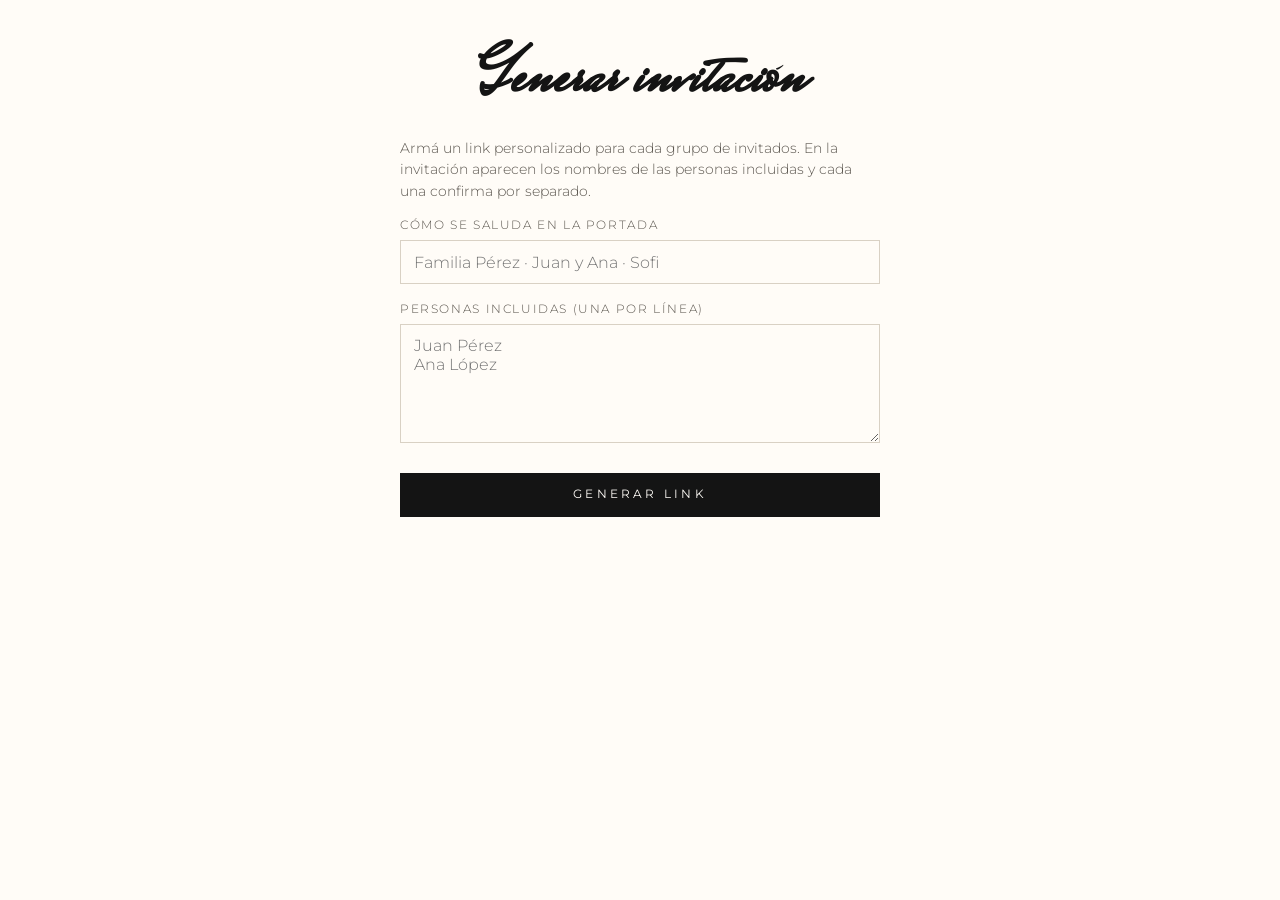
<file: generar.html>
<!DOCTYPE html>
<html lang="es">
<head>
  <meta charset="UTF-8">
  <meta name="viewport" content="width=device-width, initial-scale=1">
  <meta name="robots" content="noindex">
  <title>Generar invitaciones</title>
  <link rel="preconnect" href="https://fonts.googleapis.com">
  <link rel="preconnect" href="https://fonts.gstatic.com" crossorigin>
  <link href="https://fonts.googleapis.com/css2?family=Montserrat:wght@300;400&family=Mrs+Saint+Delafield&display=swap" rel="stylesheet">
  <link rel="stylesheet" href="styles.css?v=20261018">
  <style>
    .gen { max-width: 32rem; margin: 0 auto; padding: 48px 16px 96px; text-align: left; }
    .gen h1 { text-align: center; }
    .gen .btn { display: block; width: 100%; text-align: center; }
    .gen textarea { font-family: var(--sans); }
    .resultado { margin-top: 2rem; border: 1px solid var(--linea); background: #fff; padding: 1.2rem; }
    .resultado code { display: block; word-break: break-all; font-size: .8rem; background: var(--fondo); padding: .6rem; margin: .4rem 0; }
    .ayuda { font-size: .85rem; color: var(--suave); }
  </style>
</head>
<body>
  <main class="gen">
    <h1 class="script-titulo">Generar invitación</h1>
    <p class="ayuda">Armá un link personalizado para cada grupo de invitados. En la invitación aparecen los nombres de las personas incluidas y cada una confirma por separado.</p>

    <div class="campo">
      <label for="grupo">Cómo se saluda en la portada</label>
      <input id="grupo" type="text" placeholder="Familia Pérez · Juan y Ana · Sofi">
    </div>
    <div class="campo">
      <label for="personas">Personas incluidas (una por línea)</label>
      <textarea id="personas" rows="5" placeholder="Juan Pérez&#10;Ana López"></textarea>
    </div>
    <button id="generar" class="btn" type="button">Generar link</button>

    <div id="resultado" class="resultado" hidden>
      <label>Link de la invitación</label>
      <code id="link"></code>
      <label for="mensaje-wa">Mensaje para WhatsApp</label>
      <textarea id="mensaje-wa" rows="5"></textarea>
      <button id="copiar" class="btn btn--linea" type="button">Copiar mensaje</button>
      <a id="whatsapp" class="btn" target="_blank" rel="noopener">Enviar por WhatsApp</a>
      <a id="probar" class="btn btn--linea" target="_blank" rel="noopener">Ver invitación</a>
    </div>
  </main>

  <div id="toast" class="toast" role="status"></div>

  <script src="generar.js?v=20261018" data-destino=""></script>
</body>
</html>
</file>
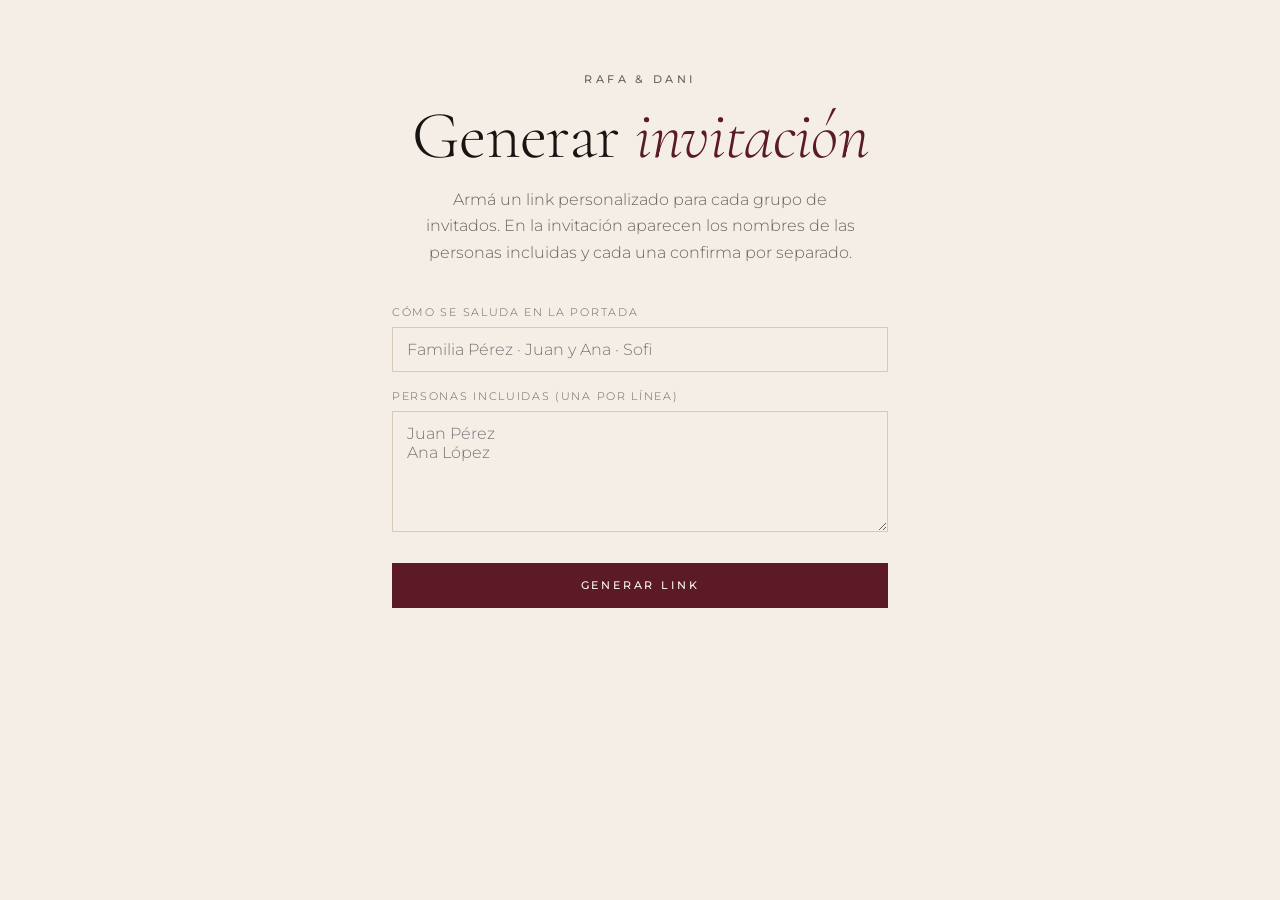
<file: v2/generar.html>
<!DOCTYPE html>
<html lang="es">
<head>
  <meta charset="UTF-8">
  <meta name="viewport" content="width=device-width, initial-scale=1">
  <meta name="robots" content="noindex">
  <!-- Genera links para la invitación v2. Comparte estilos con v2/ y la lógica con generar.js. -->
  <base href="../">
  <title>Generar invitaciones · v2</title>
  <meta name="theme-color" content="#F4EEE6">
  <link rel="icon" href="assets/flor.png">
  <link rel="preconnect" href="https://fonts.googleapis.com">
  <link rel="preconnect" href="https://fonts.gstatic.com" crossorigin>
  <link href="https://fonts.googleapis.com/css2?family=Cormorant+Garamond:ital,wght@0,300;0,400;0,500;1,300;1,400&family=Montserrat:ital,wght@0,300;0,400;0,500;1,300&display=swap" rel="stylesheet">
  <link rel="stylesheet" href="v2/styles.css?v=20261018">
  <style>
    .gen { max-width: 34rem; margin: 0 auto; padding: 72px 24px 110px; text-align: left; }
    .gen .ojo, .gen h1, .gen .ayuda { text-align: center; }
    .gen .ayuda { max-width: 28rem; margin: 0 auto 2.4rem; }
    .gen .btn { display: block; width: 100%; text-align: center; }
    .gen textarea { font-family: var(--sans); resize: vertical; }
    .resultado { margin-top: 2.4rem; padding: 1.6rem 1.3rem 1.7rem; background: var(--crema); border: 1px solid var(--linea); position: relative; }
    .resultado::before { content: ""; position: absolute; top: 0; left: 50%; width: 40px; height: 2px; transform: translateX(-50%); background: var(--vino); }
    .resultado code { display: block; word-break: break-all; font: 400 .78rem/1.5 var(--sans); background: var(--papel); border: 1px solid var(--linea); padding: .7rem .8rem; margin: .1rem 0 1.2rem; }
  </style>
</head>
<body>
  <main class="gen">
    <p class="ojo">Rafa &amp; Dani</p>
    <h1 class="titulo">Generar <em>invitación</em></h1>
    <p class="ayuda texto-suave">Armá un link personalizado para cada grupo de invitados. En la invitación aparecen los nombres de las personas incluidas y cada una confirma por separado.</p>

    <div class="campo">
      <label for="grupo">Cómo se saluda en la portada</label>
      <input id="grupo" type="text" placeholder="Familia Pérez · Juan y Ana · Sofi">
    </div>
    <div class="campo">
      <label for="personas">Personas incluidas (una por línea)</label>
      <textarea id="personas" rows="5" placeholder="Juan Pérez&#10;Ana López"></textarea>
    </div>
    <button id="generar" class="btn" type="button">Generar link</button>

    <div id="resultado" class="resultado" hidden>
      <label>Link de la invitación</label>
      <code id="link"></code>
      <label for="mensaje-wa">Mensaje para WhatsApp</label>
      <textarea id="mensaje-wa" rows="7"></textarea>
      <button id="copiar" class="btn btn--linea" type="button">Copiar mensaje</button>
      <a id="whatsapp" class="btn" target="_blank" rel="noopener">Enviar por WhatsApp</a>
      <a id="probar" class="btn btn--linea" target="_blank" rel="noopener">Ver invitación</a>
    </div>
  </main>

  <div id="toast" class="toast" role="status"></div>

  <script src="generar.js?v=20261018" data-destino="v2/"></script>
</body>
</html>
</file>
<file: styles.css>
:root {
  --fondo: #FFFCF7;
  --fondo-2: #F7F1E8;
  --tinta: #141414;
  --suave: #5c5750;
  --linea: #d9d1c4;
  --sans: "Montserrat", "Helvetica Neue", Arial, sans-serif;
  --script: "Mrs Saint Delafield", "Brush Script MT", cursive;
}

* { box-sizing: border-box; }
html { scroll-behavior: smooth; }
body {
  margin: 0;
  background: var(--fondo);
  color: var(--tinta);
  font-family: var(--sans);
  font-weight: 300;
  line-height: 1.6;
  -webkit-font-smoothing: antialiased;
  text-align: center;
}
body.cerrado { overflow: hidden; }
[hidden] { display: none !important; }
img { max-width: 100%; display: block; }

/* ---------- Tipografía ---------- */
.caps {
  text-transform: uppercase;
  letter-spacing: .28em;
  font-size: .95rem;
  margin: .4rem 0;
}
.caps--sm { font-size: .72rem; letter-spacing: .26em; color: var(--suave); }
.caps--it { font-style: italic; font-size: .72rem; color: var(--suave); }
.caps--titulo { font-size: 1.05rem; font-weight: 400; letter-spacing: .38em; margin: 1rem 0 .6rem; }
.script-titulo { font-family: var(--script); font-size: clamp(3rem, 12vw, 4.2rem); line-height: 1; margin: 0 0 1.4rem; }
.script-grande { font-family: var(--script); font-size: clamp(2.6rem, 10vw, 3.6rem); line-height: 1.1; margin: .2rem 0; }
.texto { max-width: 34rem; margin: .6rem auto 1.4rem; }
.texto-suave { color: var(--suave); margin: .2rem 0; }

/* ---------- Botones ---------- */
.btn {
  display: inline-block;
  margin-top: 1.4rem;
  padding: .95rem 2rem;
  border: 1px solid var(--tinta);
  background: var(--tinta);
  color: var(--fondo);
  font: 400 .72rem/1 var(--sans);
  letter-spacing: .28em;
  text-transform: uppercase;
  text-decoration: none;
  cursor: pointer;
  transition: background .25s, color .25s;
}
.btn:hover { background: transparent; color: var(--tinta); }
.btn--linea { background: transparent; color: var(--tinta); }
.btn--linea:hover { background: var(--tinta); color: var(--fondo); }
.btn:disabled { opacity: .5; cursor: wait; }

/* ---------- Sobre de portada ---------- */
.sobre {
  position: fixed; inset: 0; z-index: 50;
  display: grid; place-items: center;
  padding: 24px;
  background: var(--fondo);
  transition: opacity .9s ease, visibility .9s;
}
.sobre::before {
  content: ""; position: absolute; inset: 16px;
  border: 1px solid var(--linea); pointer-events: none;
}
.sobre__contenido { position: relative; max-width: 28rem; }
.sobre__para {
  font-family: var(--script);
  font-size: clamp(2.4rem, 10vw, 3.4rem);
  line-height: 1.15;
  margin: .6rem 0 .8rem;
}
body:not(.cerrado) .sobre { opacity: 0; visibility: hidden; }

/* ---------- Flor ---------- */
.flor { width: 96px; margin: 0 auto 1.6rem; }
.flor--sm { width: 64px; margin-bottom: 1.2rem; }
.hero .flor { animation: aparecer 1.6s ease both; }

/* ---------- Hero ---------- */
.hero {
  min-height: 100svh;
  display: flex; flex-direction: column; align-items: center; justify-content: center;
  padding: 48px 16px 72px;
  position: relative;
}
.hero--foto {
  background-size: cover;
  background-repeat: no-repeat;
  color: #fff;
}
.hero--foto::before {
  content: "";
  position: absolute;
  inset: 0;
  background: linear-gradient(180deg, rgba(20, 16, 14, .32) 0%, rgba(20, 16, 14, .1) 38%, rgba(20, 16, 14, .58) 100%);
}
.hero--foto .flor { display: none; }
.hero--foto .titulo__caps,
.hero--foto .titulo__script,
.hero--foto .nombres,
.hero--foto .fecha,
.hero--foto .caps--it { color: #fff; }
.hero--foto .linea { border-color: rgba(255, 255, 255, .85); }
.hero--foto .scroll { color: rgba(255, 255, 255, .85); }

.hero__cambiar-foto {
  position: absolute; top: 16px; right: 16px; z-index: 2;
  display: inline-flex; align-items: center; gap: .4rem;
  padding: .55rem .9rem;
  border: 1px solid rgba(255, 255, 255, .7);
  border-radius: 999px;
  background: rgba(20, 16, 14, .3);
  color: #fff;
  font: 400 .66rem/1 var(--sans);
  letter-spacing: .14em;
  text-transform: uppercase;
  cursor: pointer;
}
.hero__cambiar-foto:hover, .hero__cambiar-foto:focus-visible { background: rgba(20, 16, 14, .55); }
.titulo { margin: 0; font-weight: 400; line-height: 1; }
.titulo__caps {
  display: block;
  font-size: clamp(2.6rem, 13vw, 6rem);
  letter-spacing: .22em;
  margin-right: -.22em; /* compensa el espaciado de la última letra */
  text-transform: uppercase;
  font-weight: 400;
}
.titulo__caps + .titulo__caps { margin-top: .12em; }
.titulo__script {
  display: block;
  font-family: var(--script);
  font-size: clamp(3.4rem, 16vw, 5.6rem);
  line-height: .9;
  margin: -.05em 0 .1em;
}
.nombres {
  font-family: var(--script);
  font-size: clamp(3.4rem, 15vw, 5.4rem);
  line-height: 1.1;
  margin: 1.4rem 0 .4rem;
}
.linea { width: min(260px, 60vw); border: 0; border-top: 1.5px solid var(--tinta); margin: .4rem auto 1.2rem; }
.fecha { font-size: .95rem; }
.hero > * { animation: subir 1.2s ease both; }
.hero > :nth-child(2) { animation-delay: .2s; }
.hero > :nth-child(3) { animation-delay: .5s; }
.hero > :nth-child(n+4) { animation-delay: .8s; }
.scroll {
  position: absolute; bottom: 20px; left: 50%; transform: translateX(-50%);
  color: var(--suave);
  animation: rebote 2.4s ease-in-out infinite !important;
}

/* ---------- Secciones ---------- */
.seccion {
  padding: 72px 16px;
  max-width: 44rem;
  margin: 0 auto;
  border-top: 1px solid var(--linea);
}
.hero + .seccion, .hero + .seccion[hidden] + .seccion { border-top: 0; }
.icono { width: 52px; height: 52px; margin: 0 auto; color: var(--tinta); }

/* Invitados */
.para__lista { list-style: none; padding: 0; margin: .8rem 0 1rem; }
.para__lista li { font-family: var(--script); font-size: clamp(2.2rem, 9vw, 3rem); line-height: 1.25; }

/* Cuenta regresiva */
.cuenta { display: flex; justify-content: center; gap: clamp(.8rem, 5vw, 2.4rem); }
.cuenta div { min-width: 3.6rem; }
.cuenta span { display: block; font-size: clamp(2rem, 9vw, 2.8rem); font-weight: 300; line-height: 1.1; font-variant-numeric: tabular-nums; }
.cuenta small { font-size: .65rem; letter-spacing: .24em; text-transform: uppercase; color: var(--suave); }

/* Eventos */
.eventos { display: grid; gap: 56px; }
.separador { width: 1px; height: 56px; background: var(--linea); margin: 0 auto; }
.evento__hora { font-size: 1.6rem; font-weight: 300; letter-spacing: .08em; margin: 0 0 .4rem; }
.evento__lugar { font-weight: 400; margin: 0; }
.camino { margin: 1.6rem auto 0; padding: 1rem 1.2rem; background: var(--fondo-2); max-width: 22rem; }
.camino__pasos {
  list-style: none; padding: 0; margin: .4rem 0 0;
  display: flex; flex-wrap: wrap; justify-content: center; align-items: center; gap: .3rem .5rem;
}
.camino__pasos li { font-weight: 400; }
.camino__pasos li + li::before { content: "→"; margin-right: .5rem; color: var(--suave); font-weight: 300; }
@media (min-width: 760px) {
  .eventos { grid-template-columns: 1fr auto 1fr; align-items: start; gap: 40px; max-width: 60rem; }
  .separador { height: 100%; min-height: 200px; }
}

/* Galería */
.seccion--ancha { max-width: 44rem; }
.galeria { display: grid; grid-template-columns: 1fr; gap: 10px; }
.foto-btn {
  display: block; width: 100%; padding: 0; margin: 0;
  border: 0; background: none; cursor: zoom-in; overflow: hidden;
}
.foto-btn img { width: 100%; aspect-ratio: 4/5; object-fit: cover; display: block; transition: transform .4s ease, filter .4s ease; }
.foto-btn:hover img, .foto-btn:focus-visible img { transform: scale(1.04); filter: brightness(.94); }
.foto-btn:focus-visible { outline: 2px solid var(--tinta); outline-offset: 3px; }

/* Celular: carrusel deslizable (se ve un pedacito de la foto siguiente) */
.galeria__puntos { display: none; }
@media (max-width: 559px) {
  .galeria {
    display: flex; gap: 10px;
    position: relative;
    overflow-x: auto;
    scroll-snap-type: x mandatory;
    -webkit-overflow-scrolling: touch;
    scrollbar-width: none;
    margin-inline: calc(50% - 50vw);
    padding-inline: 11vw;
    scroll-padding-inline: 11vw;
  }
  .galeria::-webkit-scrollbar { display: none; }
  .foto-btn { flex: 0 0 78vw; scroll-snap-align: center; }
  .galeria__puntos { display: flex; justify-content: center; gap: 8px; margin-top: 18px; }
  .galeria__punto {
    width: 7px; height: 7px; padding: 0;
    border: 0; border-radius: 50%;
    background: var(--linea);
    cursor: pointer;
    transition: width .3s ease, background .3s ease;
  }
  .galeria__punto.activo { width: 22px; border-radius: 4px; background: var(--tinta); }
  .galeria__punto:focus-visible { outline: 2px solid var(--tinta); outline-offset: 3px; }
}

/* Celular grande / tablet: 2 fotos por fila */
@media (min-width: 560px) {
  .galeria { grid-template-columns: repeat(2, 1fr); }
}

/* Escritorio: cuadrícula de 3x2 */
@media (min-width: 900px) {
  .seccion--ancha { max-width: 64rem; }
  .galeria { grid-template-columns: repeat(3, 1fr); gap: 14px; }
}

/* ---------- Foto ampliada (lightbox) ---------- */
body.lightbox-abierto { overflow: hidden; }
.lightbox {
  position: fixed; inset: 0; z-index: 70;
  display: grid; place-items: center;
  background: rgba(18, 16, 14, .94);
  padding: 56px 16px;
}
.lightbox__figura { margin: 0; max-width: min(94vw, 1100px); max-height: 100%; display: grid; gap: 10px; justify-items: center; }
.lightbox__img { display: block; max-width: 100%; max-height: 80vh; width: auto; object-fit: contain; box-shadow: 0 20px 60px rgba(0, 0, 0, .45); }
.lightbox__contador { color: rgba(255, 252, 247, .75); font: 300 .72rem/1 var(--sans); letter-spacing: .22em; text-transform: uppercase; }
.lightbox__cerrar,
.lightbox__nav {
  position: fixed;
  display: grid; place-items: center;
  width: 44px; height: 44px; border-radius: 50%;
  border: 1px solid rgba(255, 252, 247, .5);
  background: rgba(18, 16, 14, .3);
  color: var(--fondo);
  cursor: pointer;
}
.lightbox__cerrar:hover, .lightbox__nav:hover,
.lightbox__cerrar:focus-visible, .lightbox__nav:focus-visible { background: rgba(255, 252, 247, .16); }
.lightbox__cerrar { top: 16px; right: 16px; }
.lightbox__nav { top: 50%; transform: translateY(-50%); }
.lightbox__nav--prev { left: 12px; }
.lightbox__nav--next { right: 12px; }
@media (max-width: 560px) {
  .lightbox { padding: 72px 12px 40px; }
  .lightbox__nav { width: 38px; height: 38px; }
  .lightbox__nav--prev { left: 6px; }
  .lightbox__nav--next { right: 6px; }
}

/* Regalos */
.cuentas { display: grid; gap: 14px; max-width: 26rem; margin: 0 auto; }
.cuenta-banco {
  border: 1px solid var(--linea);
  padding: 1.2rem 1rem;
  background: #fff;
}
.cuenta-banco__moneda { font-size: .7rem; letter-spacing: .3em; color: var(--suave); }
.cuenta-banco__num { font-size: 1.35rem; letter-spacing: .12em; margin: .2rem 0; font-variant-numeric: tabular-nums; }
.cuenta-banco .btn { margin-top: .6rem; padding: .6rem 1.2rem; font-size: .62rem; }

/* ---------- Formulario ---------- */
.form { max-width: 30rem; margin: 2rem auto 0; text-align: left; }
.persona {
  border: 1px solid var(--linea);
  background: #fff;
  padding: 1.2rem 1.1rem;
  margin-bottom: 14px;
}
.persona__nombre { font-weight: 400; font-size: 1.05rem; margin: 0 0 .7rem; text-align: center; }
.opciones { display: grid; grid-template-columns: 1fr 1fr; gap: 8px; }
.opciones input { position: absolute; opacity: 0; pointer-events: none; }
.opciones label {
  display: block; text-align: center; cursor: pointer;
  padding: .75rem .4rem;
  border: 1px solid var(--linea);
  font-size: .72rem; letter-spacing: .18em; text-transform: uppercase;
  transition: all .2s;
}
.opciones input:checked + label { background: var(--tinta); border-color: var(--tinta); color: var(--fondo); }
.opciones input:focus-visible + label { outline: 2px solid var(--tinta); outline-offset: 2px; }
.persona__extra { margin-top: .9rem; display: grid; gap: .8rem; }
.campo { margin-bottom: 1rem; }
label { display: block; font-size: .72rem; letter-spacing: .14em; text-transform: uppercase; color: var(--suave); margin-bottom: .35rem; }
.persona__extra label { margin-bottom: .25rem; }
.opc { text-transform: none; letter-spacing: 0; }
input[type="text"], select, textarea {
  width: 100%;
  font: 300 1rem var(--sans);
  color: var(--tinta);
  background: var(--fondo);
  border: 1px solid var(--linea);
  border-radius: 0;
  padding: .7rem .8rem;
  -webkit-appearance: none; appearance: none;
}
select {
  background-image: url("data:image/svg+xml,%3Csvg xmlns='http://www.w3.org/2000/svg' width='12' height='12' fill='none' stroke='%23141414'%3E%3Cpath d='M2 4l4 4 4-4'/%3E%3C/svg%3E");
  background-repeat: no-repeat; background-position: right .8rem center;
  padding-right: 2.2rem;
}
input:focus, select:focus, textarea:focus { outline: none; border-color: var(--tinta); }
.form .btn { display: block; width: 100%; }
.form__error { color: #9b2c2c; font-size: .9rem; min-height: 1.2em; margin: .2rem 0 0; text-align: center; }
.gracias { margin-top: 1.6rem; }

/* ---------- Pie ---------- */
.pie { padding: 72px 16px 96px; border-top: 1px solid var(--linea); }

/* ---------- Música ---------- */
.musica {
  position: fixed; right: 16px; bottom: 16px; z-index: 40;
  width: 46px; height: 46px; border-radius: 50%;
  display: grid; place-items: center;
  background: var(--fondo); color: var(--tinta);
  border: 1px solid var(--tinta);
  cursor: pointer;
}
.musica .musica__off, .musica.pausada .musica__on { display: none; }
.musica.pausada .musica__off { display: block; }
.musica:not(.pausada) .musica__on { animation: girar 6s linear infinite; }

/* ---------- Toast ---------- */
.toast {
  position: fixed; left: 50%; bottom: 76px; transform: translate(-50%, 20px);
  background: var(--tinta); color: var(--fondo);
  padding: .7rem 1.2rem; font-size: .85rem;
  opacity: 0; pointer-events: none; transition: all .3s; z-index: 60;
}
.toast.visible { opacity: 1; transform: translate(-50%, 0); }

/* ---------- Pantalla de carga al enviar ---------- */
body.enviando { overflow: hidden; }
.cargando {
  position: fixed; inset: 0; z-index: 90;
  display: grid; place-items: center;
  background: rgba(255, 252, 247, .78);
  -webkit-backdrop-filter: blur(3px); backdrop-filter: blur(3px);
  cursor: progress;
  animation: cargando-in .2s ease both;
}
.cargando__caja {
  display: grid; justify-items: center; gap: 1rem;
  padding: 1.9rem 2.4rem;
  background: var(--fondo);
  border: 1px solid var(--linea);
  box-shadow: 0 14px 40px rgba(20, 20, 20, .12);
}
.cargando__rueda {
  width: 34px; height: 34px;
  border: 2px solid var(--linea); border-top-color: var(--tinta);
  border-radius: 50%;
  animation: girar .8s linear infinite;
}
.cargando__texto { margin: 0; font: 400 .72rem/1.4 var(--sans); letter-spacing: .24em; text-transform: uppercase; color: var(--suave); }
@keyframes cargando-in { from { opacity: 0; } to { opacity: 1; } }

/* ---------- Animaciones ---------- */
.reveal { opacity: 0; transform: translateY(24px); transition: opacity 1s ease, transform 1s ease; }
.reveal.visible { opacity: 1; transform: none; }
@keyframes subir { from { opacity: 0; transform: translateY(16px); } to { opacity: 1; transform: none; } }
@keyframes aparecer { from { opacity: 0; } to { opacity: 1; } }
@keyframes rebote { 0%, 100% { transform: translate(-50%, 0); } 50% { transform: translate(-50%, 8px); } }
@keyframes girar { to { transform: rotate(360deg); } }
@media (prefers-reduced-motion: reduce) {
  *, *::before, *::after { animation: none !important; transition: none !important; }
  .reveal { opacity: 1; transform: none; }
  /* la rueda de carga sigue girando (más lenta): es lo que indica que algo está pasando */
  .cargando__rueda { animation: girar 1.8s linear infinite !important; }
}
</file>
